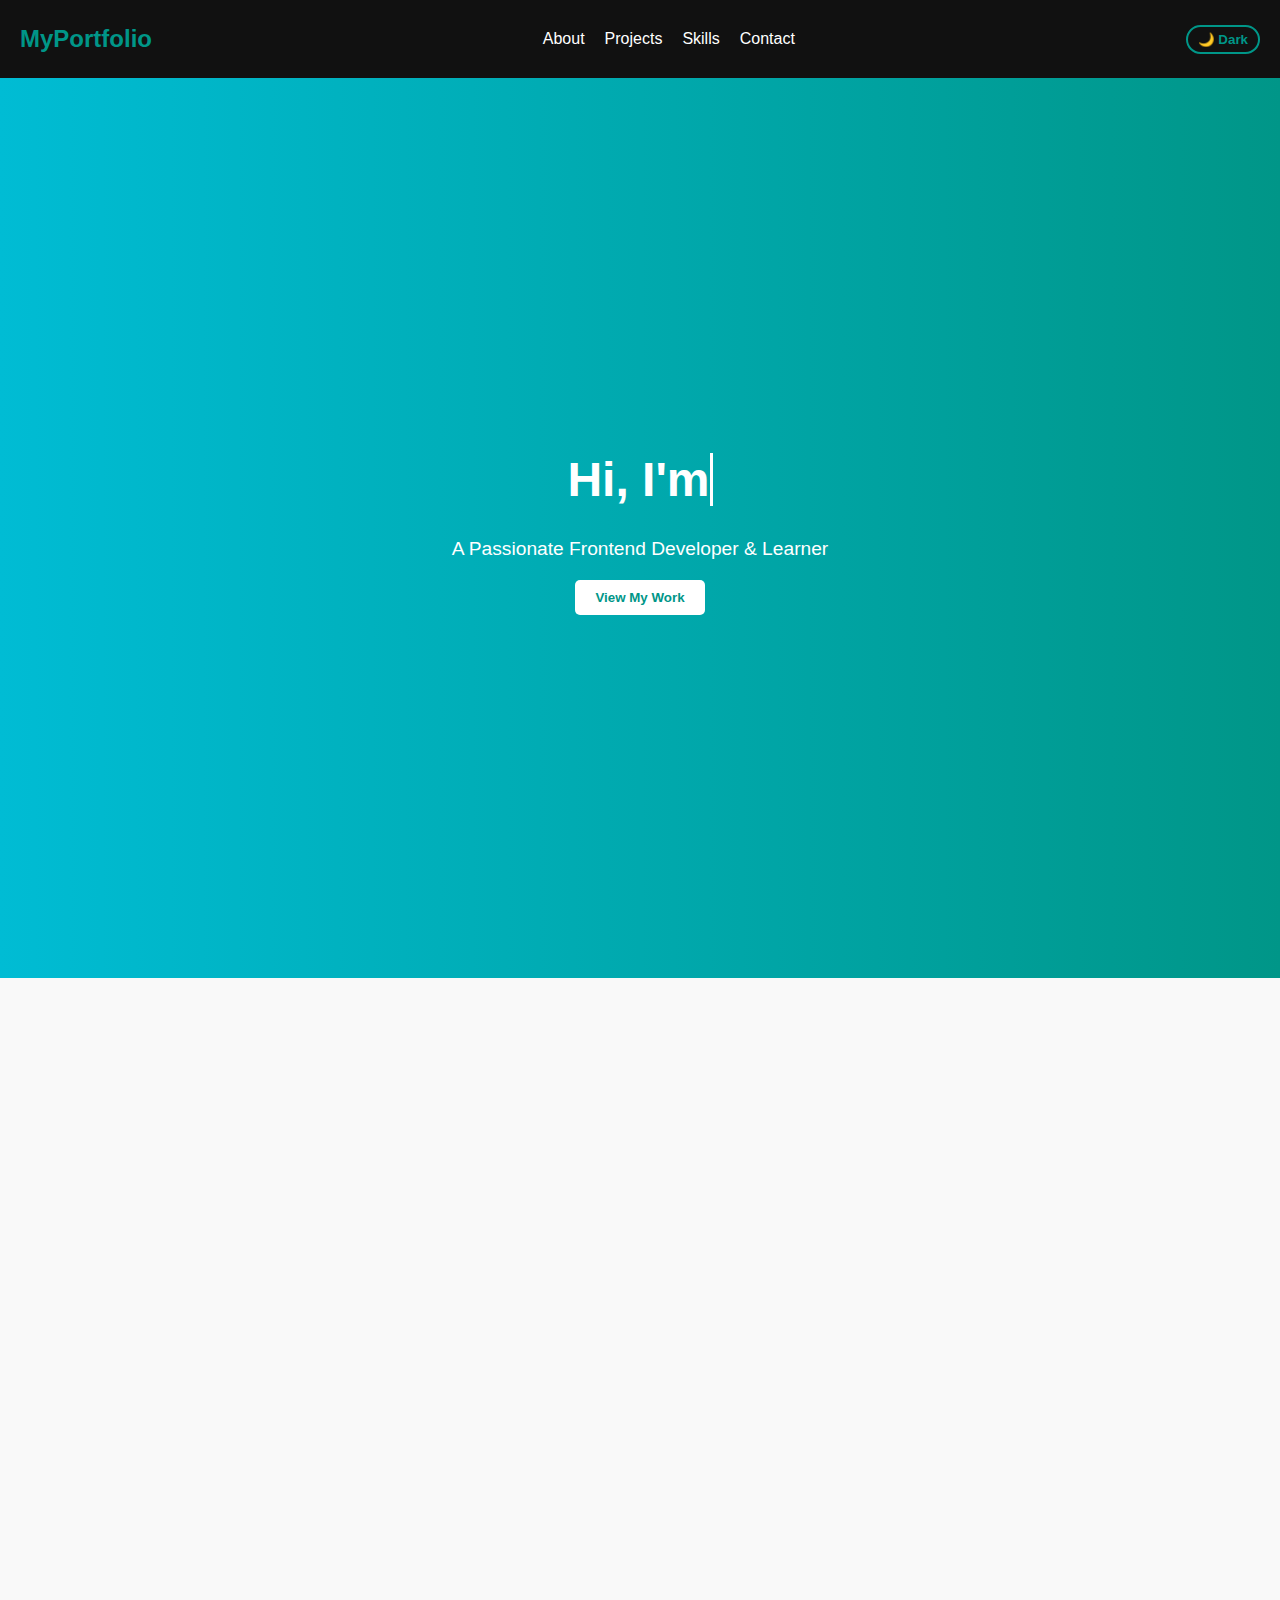
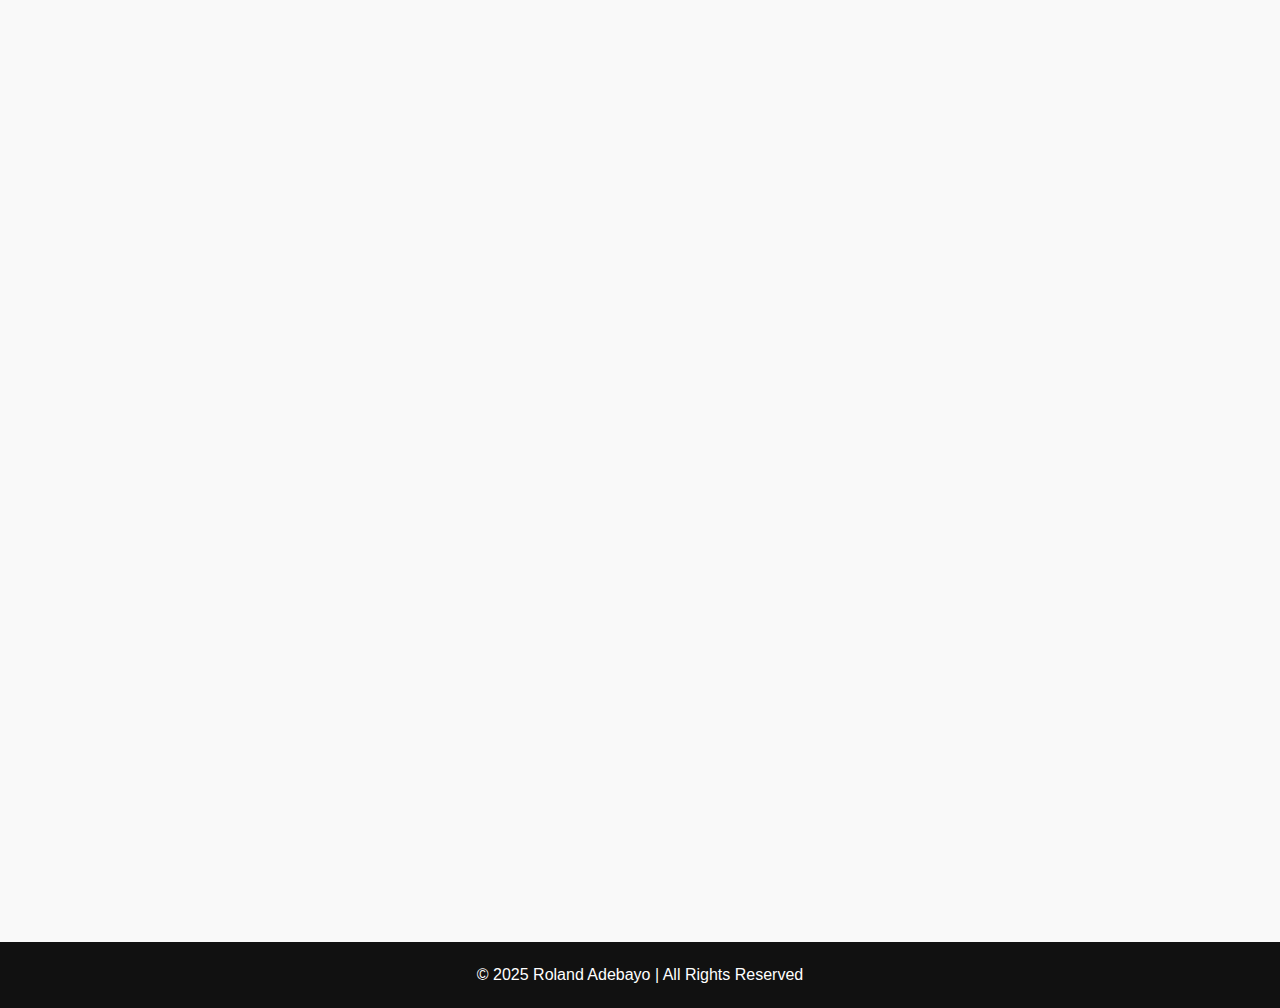
<file: index.html>
<!DOCTYPE html>
<html lang="en">
<head>
  <meta charset="UTF-8">
  <meta name="viewport" content="width=device-width, initial-scale=1.0">
  <title>My Portfolio</title>
  <link rel="icon" type="image/png" href="Roland-logo.png">
  <link rel="stylesheet" href="style.css">
</head>
<body>

  <nav>
    <div class="logo">MyPortfolio</div>
    <div class="nav-links">
    <ul>
      <li><a href="#about">About</a></li>
      <li><a href="#projects">Projects</a></li>
      <li><a href="#skills">Skills</a></li>
      <li><a href="#contact">Contact</a></li>
    </ul>
    </div>
    <div id="hamburger">
      <div class="bar bar-1"></div>
      <div class="bar bar-2"></div>
      <div class="bar bar-3"></div>
    </div>
    <button class="toggle-btn" id="themeToggle">🌙 Dark</button>
  </nav>

  <header>
    <h1><span class="typing"></span></h1>
    <p>A Passionate Frontend Developer & Learner</p>
    <button onclick="document.getElementById('projects').scrollIntoView({behavior:'smooth'})">
      View My Work
    </button>
  </header>


  <section id="about">
    <h2>About Me</h2>
    <p>
      I'm a dedicated developer who loves building interactive, modern, and responsive websites. 
      I enjoy learning new technologies and turning ideas into reality through clean and creative code.
    </p>
  </section>

  <section id="projects">
    <h2>Projects</h2>
    <div class="projects">

      <div class="project-card">
        <img src="Quiz web-logo.png" alt="Project One">
        <div class="project-info">
          <h3>Quiz Website</h3>
          <p>A modern responsive Quiz Website built with HTML, CSS and Javascript.</p>
          <div class="project-links">
            <a href="quiz.html" target="_blank" class="btn">Live Demo</a>
          </div>
        </div>
      </div>

      <div class="project-card">
        <img src="My Portfolio-logo.png" alt="Project Two">
        <div class="project-info">
          <h3>Portfolio Website</h3>
          <p>A portfolio site with dark mode and animations.</p>
          <div class="project-links">
            <a href="#" target="_blank" class="btn">Live Demo</a>
          </div>
        </div>
      </div>

      <div class="project-card">
        <img src="To-Do List-logo.png" alt="Project Three">
        <div class="project-info">
          <h3>To-Do App</h3>
          <p>A JavaScript to-do app with local storage support.</p>
          <div class="project-links">
            <a href="todo.html" target="_blank" class="btn">Live Demo</a>
          </div>
        </div>
      </div>

    </div>
  </section>

  <section id="skills">
    <h2>Skills</h2>
    <div class="skills">
      <div class="skill">HTML</div>
      <div class="skill">CSS</div>
      <div class="skill">JavaScript</div>
      <div class="skill">React</div>
      <div class="skill">Node.js</div>
    </div>
  </section>

  <section id="contact">
    <h2>Contact Me</h2>
    <form>
      <input type="text" placeholder="Your Name" required>
      <input type="email" placeholder="Your Email" required>
      <textarea rows="5" placeholder="Your Message"></textarea>
      <button type="submit">Send Message</button>
    </form>
  </section>

  <footer>
    <p>&copy; 2025 Roland Adebayo | All Rights Reserved</p>
  </footer>
  <script src="script.js"></script>
</body>
</html>
</file>
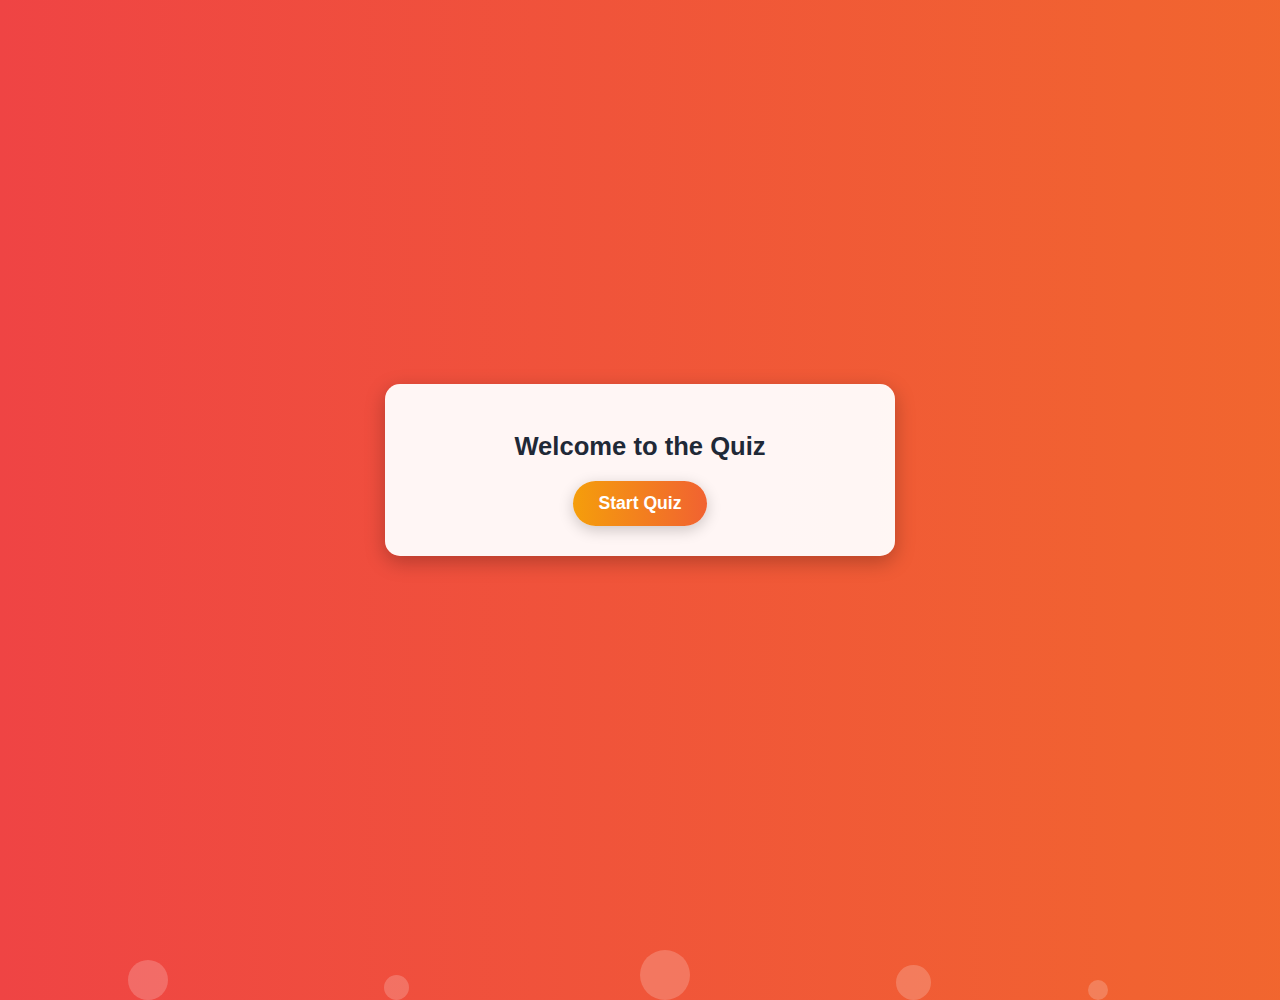
<file: quiz.html>
<!DOCTYPE html>
<html lang="en">
<head>
  <meta charset="UTF-8" />
  <meta name="viewport" content="width=device-width, initial-scale=1.0" />
  <title>Quiz Website</title>
  <link rel="stylesheet" href="quiz2.css" />
</head>
<body>
    <!-- Floating bubbles -->
<div class="bubble" style="width:40px; height:40px; left:10%; animation-duration:18s;"></div>
<div class="bubble" style="width:25px; height:25px; left:30%; animation-duration:22s;"></div>
<div class="bubble" style="width:50px; height:50px; left:50%; animation-duration:20s;"></div>
<div class="bubble" style="width:35px; height:35px; left:70%; animation-duration:25s;"></div>
<div class="bubble" style="width:20px; height:20px; left:85%; animation-duration:28s;"></div>

 <div class="quiz-container">

  <!-- Start Screen -->
  <div id="start-screen" class="active">
    <h1>Welcome to the Quiz</h1>
    <button onclick="goToCategory()">Start Quiz</button>
  </div>

  <!-- ✅ Category Screen -->
  <div id="category-screen">
    <h2>Select a Category</h2>
    <div class="categories">
      <button onclick="selectCategory('sports')">Sports</button>
      <button onclick="selectCategory('devices')">Devices</button>
      <button onclick="selectCategory('movies')">Movies</button>
      <button onclick="selectCategory('phones')">Phones</button>
    </div>
  </div>

  <!-- Quiz Screen -->
  <div id="quiz-screen">
    <div class="quiz-header">
      <h2 id="question">Question Text</h2>
      <p id="progress"></p>
      <div id="progress-bar-container">
        <div id="progress-bar"></div>
      </div>
    </div>
    <ul id="options"></ul>
    <button id="next-btn" onclick="nextQuestion()">Next</button>
  </div>

  <!-- Result Screen -->
  <div id="result-screen">
    <h2>Your Score: <span id="score"></span></h2>
    <button onclick="restartQuiz()">Restart Quiz</button>
  </div>

</div>


  <script src="quiz3.js"></script>
</body>
</html>
</file>
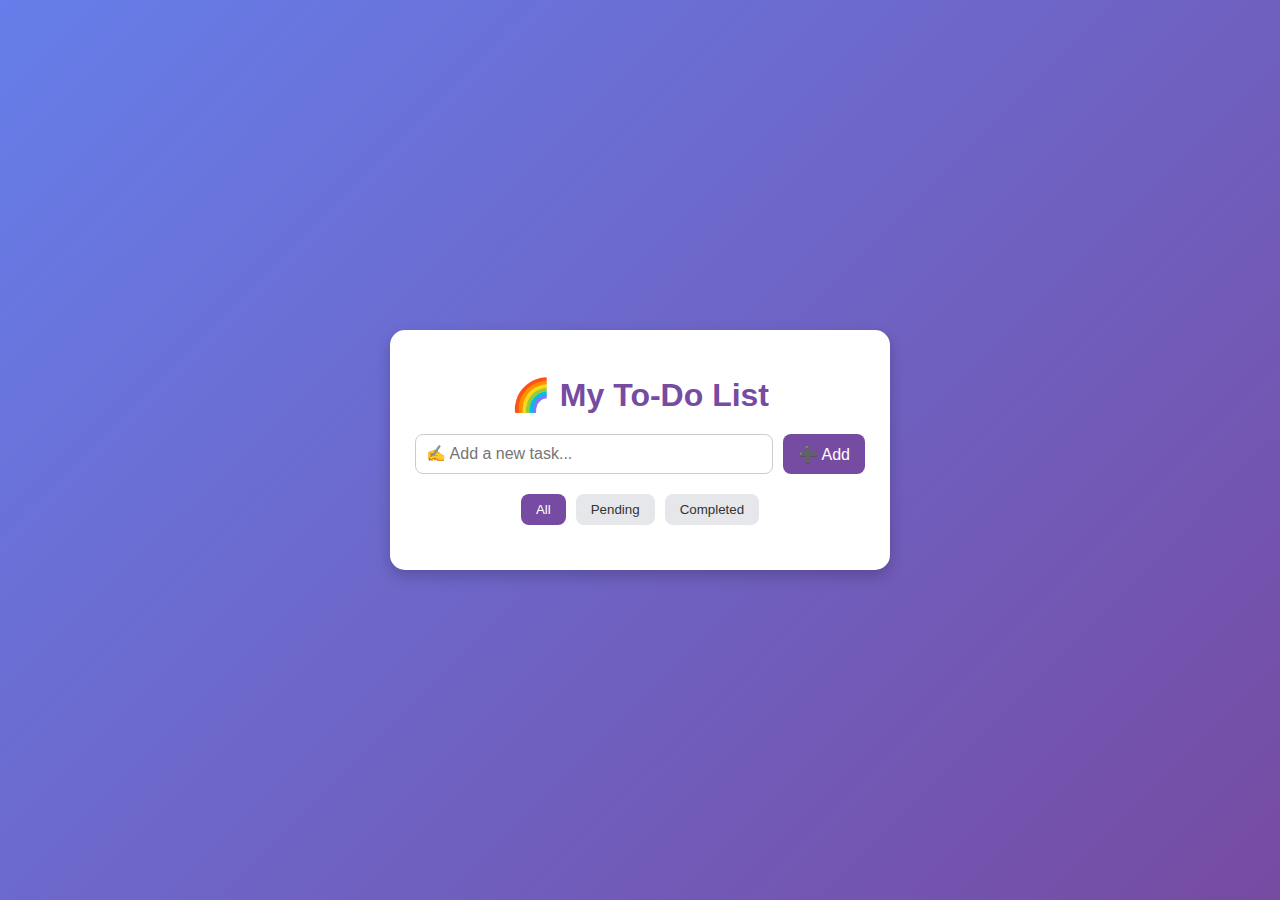
<file: todo.html>
<!DOCTYPE html>
<html lang="en">
<head>
  <meta charset="UTF-8">
  <meta name="viewport" content="width=device-width, initial-scale=1.0">
  <title>Beautiful To-Do List</title>
  <link rel="stylesheet" href="todo1.css">
</head>
<body>
  <div class="todo-container">
    <h1>🌈 My To-Do List</h1>

    <!-- Input -->
    <div class="input-group">
      <input type="text" id="task-input" placeholder="✍ Add a new task...">
      <button id="add-btn">➕ Add</button>
    </div>

    <!-- Filter -->
    <div class="filter-group">
      <button class="filter-btn active" data-filter="all">All</button>
      <button class="filter-btn" data-filter="pending">Pending</button>
      <button class="filter-btn" data-filter="completed">Completed</button>
    </div>

    <!-- Task List -->
    <ul id="task-list"></ul>
  </div>

  <script src="todo2.js"></script>
</body>
</html>
</file>
<file: style.css>
:root {
    --bg-color: #f9f9f9;
    --text-color: #333;
    --card-bg: #fff;
    --accent: #009688;
    --nav-bg: #111;
    --btn-text: #009688;
}

body.dark {
    --bg-color: #121212;
    --text-color: #f1f1f1;
    --card-bg: #1e1e1e;
    --accent: #00bcd4;
    --nav-bg: #000;
    --btn-text: #00bcd4;
}

* { margin: 0; padding: 0; box-sizing: border-box; }
body {
    font-family: Arial, Helvetica, sans-serif;
    line-height: 1.6;
    color: var(--text-color);
    background: var(--bg-color);
    transition: background 0.4s, color 0.4s;
}

a { text-decoration: none; color: inherit; }
img { max-width: 100%; display: block; }

nav {
    display: flex;
    justify-content: space-between;
    align-items: center;
    padding: 20px;
    background: var(--nav-bg);
    color: #fff;
    position: sticky;
    top: 0;
    z-index: 1000;
}

nav .logo { font-size: 1.5rem; font-weight: bold; color: var(--accent); }
    nav ul {
      display: flex;
      gap: 20px;
      list-style: none;
}

.bar {
  width: 30px;
  height: 3px;
  background-color: #fff;
  border-radius: 3px;
}

@media (max-width: 658px) {
.nav-links {
  display: none;
  flex-direction: row;
  align-items: center;
  justify-content: center;
  position: absolute;
  top: 60px;
  left: 0;
  background: var(--nav-bg);
  width: 100%;
  padding: 20px 30px;
  z-index: 10;
}
}

.nav-links.active {
  display: flex;
  }

#hamburger {
  display: flex;
  width: 30px;
  height: 30px;
  flex-direction: column;
  justify-content: space-around;
  cursor: pointer;
  margin-left: auto;
  margin-right: 10px;
}

@media (min-width: 658px) {
#hamburger {
  display: none;
  }
}

nav ul li a { color: #fff; transition: color 0.3s; }
nav ul li a:hover { color: var(--accent); }
    .toggle-btn {
      cursor: pointer;
      background: none;
      border: 2px solid var(--accent);
      padding: 5px 10px;
      border-radius: 20px;
      color: var(--accent);
      font-weight: bold;
      transition: all 0.3s;
}

.toggle-btn:hover {
    background: var(--accent);
    color: #fff;
}


header {
    display: flex;
    justify-content: center;
    align-items: center;
    flex-direction: column;
    text-align: center;
    height: 100vh;
    background: linear-gradient(to right, #00bcd4, var(--accent));
    color: #fff;
    transition: background 0.4s;
}

header h1 { font-size: 3rem; }
header .typing { border-right: 3px solid #fff; white-space: nowrap; overflow: hidden; }
header p { margin: 15px 0; font-size: 1.2rem; }
    header button {
      padding: 10px 20px;
      border: none;
      border-radius: 5px;
      background: #fff;
      color: var(--btn-text);
      font-weight: bold;
      cursor: pointer;
      transition: all 0.3s;
      box-shadow: 0 0 0 transparent;
}

header button:hover { 
    transform: scale(1.05); 
    box-shadow: 0 0 15px #fff;
}

section {
    padding: 60px 20px;
    max-width: 1000px;
    margin: auto;
    opacity: 0;
    transform: translateY(30px);
    transition: all 0.8s ease;
}

section.show { opacity: 1; transform: translateY(0); }
section h2 { text-align: center; margin-bottom: 40px; color: var(--accent); }


#about p { text-align: center; max-width: 700px; margin: auto; }

    /* Projects */
    .projects {
      display: grid;
      grid-template-columns: repeat(auto-fit, minmax(280px, 1fr));
      gap: 25px;
    }
    .project-card {
      position: relative;
      background: var(--card-bg);
      border-radius: 12px;
      overflow: hidden;
      box-shadow: 0 4px 12px rgba(0,0,0,0.1);
      transition: transform 0.3s;
    }
    .project-card:hover { transform: translateY(-8px); }
    .project-card img {
      width: 100%;
      height: 200px;
      object-fit: cover;
    }
    .project-info { padding: 20px; }
    .project-info h3 {
      margin-bottom: 10px;
      color: var(--accent);
    }
    .project-info p {
      font-size: 0.95rem;
      margin-bottom: 15px;
      color: var(--text-color);
    }
    .project-links {
      display: flex;
      gap: 10px;
    }

    .project-links .btn {
      flex: 1;
      text-align: center;
      padding: 8px 12px;
      background: var(--accent);
      color: #fff;
      border-radius: 6px;
      font-size: 0.9rem;
      transition: background 0.3s;
    }
    .project-links .btn:hover { background: #00796b; }

    /* Skills */
    .skills {
      display: flex;
      flex-wrap: wrap;
      gap: 15px;
      justify-content: center;
    }
    .skill {
      background: var(--accent);
      color: #fff;
      padding: 10px 20px;
      border-radius: 20px;
      font-weight: bold;
    }

    .skill:hover {
      transform: scale(1.05); 
      transition: 1s;
      background: #00796b;
    }

    /* Contact */
    #contact form {
      display: flex;
      flex-direction: column;
      gap: 15px;
      max-width: 500px;
      margin: auto;
    }
    #contact input, #contact textarea {
      padding: 10px;
      border: 1px solid #ccc;
      border-radius: 5px;
      background: var(--card-bg);
      color: var(--text-color);
    }
    #contact button {
      padding: 10px;
      border: none;
      border-radius: 5px;
      background: var(--accent);
      color: #fff;
      font-weight: bold;
      cursor: pointer;
      transition: background 0.3s;
    }
    #contact button:hover { background: #00796b; }

    /* Footer */
    footer {
      text-align: center;
      padding: 20px;
      background: var(--nav-bg);
      color: #fff;
      margin-top: 40px;
    }

    /* Responsive */
    @media (max-width: 600px) {
      header h1 { font-size: 2rem; }
    }
</file>
<file: quiz2.css>
body {
  font-family: 'Segoe UI', Tahoma, Geneva, Verdana, sans-serif;
  background: linear-gradient(270deg, #3b82f6, #9333ea, #f59e0b, #ef4444);
  background-size: 800% 800%;
  animation: gradientMove 15s ease infinite;
  display: flex;
  justify-content: center;
  align-items: center;
  min-height: 100vh;
  margin: 0;
  padding: 20px;
  overflow: hidden; /* hide bubbles outside screen */
}

/* 🌈 Gradient Animation */
@keyframes gradientMove {
  0% { background-position: 0% 50%; }
  50% { background-position: 100% 50%; }
  100% { background-position: 0% 50%; }
}

.quiz-container {
  background: rgba(255, 255, 255, 0.95);
  padding: 30px;
  border-radius: 15px;
  width: 100%;
  max-width: 450px;
  box-shadow: 0 6px 20px rgba(0,0,0,0.25);
  text-align: center;
  position: relative;
  z-index: 2; /* sit above bubbles */
}

h1, h2 {
  margin-bottom: 20px;
  font-size: 1.6rem;
  color: #1f2937;
}

/* 🏷️ Category Screen */
#category-screen {
  display: none;
}

.categories {
  display: flex;
  flex-wrap: wrap;
  gap: 10px;
  justify-content: center;
  margin-top: 15px;
}

.categories button {
  background: linear-gradient(90deg, #3b82f6, #9333ea);
  border: none;
  color: white;
  font-size: 1rem;
  font-weight: bold;
  padding: 12px 20px;
  border-radius: 8px;
  cursor: pointer;
  transition: 0.3s;
}

.categories button:hover {
  transform: scale(1.05);
  background: linear-gradient(90deg, #f59e0b, #ef4444);
}


/* 🎉 Start Button Styling */
#start-screen button {
  background: linear-gradient(90deg, #f59e0b, #ef4444, #3b82f6);
  background-size: 300% 100%;
  border: none;
  color: white;
  font-size: 1.1rem;
  font-weight: bold;
  padding: 12px 25px;
  border-radius: 50px;
  cursor: pointer;
  transition: all 0.3s ease-in-out;
  box-shadow: 0 4px 15px rgba(0,0,0,0.2);
}

#start-screen button:hover {
  background-position: 100% 0;
  transform: scale(1.08);
}

/* 📊 Progress Bar */
#progress-bar-container {
  width: 100%;
  height: 12px;
  background: #e5e7eb;
  border-radius: 6px;
  margin: 10px 0 20px;
  overflow: hidden;
}

#progress-bar {
  height: 100%;
  width: 0%;
  background: linear-gradient(90deg, #3b82f6, #9333ea, #f59e0b, #ef4444);
  border-radius: 6px;
  transition: width 0.5s ease;
}

/* 🎨 Option Buttons */
#options {
  list-style: none;
  padding: 0;
}

#options li {
  margin: 12px 0;
}

.option-btn {
  width: 100%;
  padding: 12px;
  border: none;
  background: #f3f4f6;
  border-radius: 10px;
  cursor: pointer;
  transition: 0.3s;
  font-size: 1rem;
  font-weight: 500;
  color: #111827;
}

.option-btn:hover {
  background: #e0e7ff;
}

/* ✅ Correct / Wrong Styles */
.correct {
  background: #22c55e !important;
  color: white !important;
}

.wrong {
  background: #ef4444 !important;
  color: white !important;
}

/* 📌 Next Button */
#next-btn {
  margin-top: 20px;
  padding: 12px 20px;
  border: none;
  background: #3b82f6;
  color: white;
  border-radius: 10px;
  cursor: pointer;
  font-size: 1rem;
  font-weight: bold;
  width: 100%;
  transition: 0.3s;
}

#next-btn:hover {
  background: #2563eb;
}

/* Hide Screens Initially */
#quiz-screen, #result-screen {
  display: none;
}

.active {
  display: block;
}

/* 🎈 Floating Bubbles */
.bubble {
  position: absolute;
  bottom: -100px;
  background: rgba(255, 255, 255, 0.2);
  border-radius: 50%;
  animation: rise 20s infinite ease-in;
  z-index: 1;
}

@keyframes rise {
  0% {
    transform: translateY(0) scale(1);
    opacity: 0.6;
  }
  50% {
    opacity: 1;
  }
  100% {
    transform: translateY(-120vh) scale(1.2);
    opacity: 0;
  }
}

/* 📱 Responsive Styling */
@media (max-width: 500px) {
  .quiz-container {
    padding: 20px;
    border-radius: 12px;
  }

  h1, h2 {
    font-size: 1.3rem;
  }

  .option-btn, #next-btn, #start-screen button {
    font-size: 0.95rem;
    padding: 10px;
  }
}

/* ✨ Fade-in animation for questions */
.fade-in {
  animation: fadeIn 0.6s ease forwards;
}

@keyframes fadeIn {
  from {
    opacity: 0;
    transform: translateY(15px);
  }
  to {
    opacity: 1;
    transform: translateY(0);
  }
}

#result-screen button {
  background: linear-gradient(90deg, #f59e0b, #ef4444, #3b82f6);
  background-size: 300% 100%;
  border: none;
  color: white;
  font-size: 1.1rem;
  font-weight: bold;
  padding: 12px 25px;
  border-radius: 50px;
  cursor: pointer;
  transition: all 0.3s ease-in-out;
  box-shadow: 0 4px 15px rgba(0,0,0,0.2);
}

#result-screen button:hover {
  background-position: 100% 0;
  transform: scale(1.08);
}
</file>
<file: todo1.css>
/* General Page */
body {
  font-family: 'Segoe UI', Tahoma, Geneva, Verdana, sans-serif;
  background: linear-gradient(135deg, #667eea, #764ba2);
  display: flex;
  justify-content: center;
  align-items: center;
  height: 100vh;
  margin: 0;
  color: #333;
}

.todo-container {
  background: #fff;
  padding: 25px;
  border-radius: 15px;
  width: 90%;
  max-width: 450px;
  box-shadow: 0px 6px 15px rgba(0, 0, 0, 0.2);
}

h1 {
  text-align: center;
  margin-bottom: 20px;
  color: #764ba2;
}

/* Input */
.input-group {
  display: flex;
  gap: 10px;
  margin-bottom: 20px;
}

#task-input {
  flex: 1;
  padding: 10px;
  border-radius: 8px;
  border: 1px solid #ccc;
  font-size: 16px;
}

#add-btn {
  padding: 10px 15px;
  border: none;
  border-radius: 8px;
  background: #764ba2;
  color: white;
  font-size: 16px;
  cursor: pointer;
  transition: background 0.3s;
}

#add-btn:hover {
  background: #5b3a85;
}

/* Filter */
.filter-group {
  display: flex;
  justify-content: center;
  margin-bottom: 20px;
  gap: 10px;
}

.filter-btn {
  padding: 8px 15px;
  border: none;
  border-radius: 8px;
  background: #e5e7eb;
  color: #333;
  cursor: pointer;
  transition: background 0.3s, color 0.3s;
}

.filter-btn:hover {
  background: #d1d5db;
}

.filter-btn.active {
  background: #764ba2;
  color: #fff;
}

/* Task List */
#task-list {
  list-style: none;
  padding: 0;
}

.task {
  display: flex;
  justify-content: space-between;
  align-items: center;
  background: #f9fafb;
  padding: 10px 15px;
  margin-bottom: 10px;
  border-radius: 8px;
  transition: background 0.3s;
}

.task:hover {
  background: #f1f5f9;
}

.task.completed span {
  text-decoration: line-through;
  color: gray;
}

.delete-btn {
  background: transparent;
  border: none;
  color: red;
  font-size: 18px;
  cursor: pointer;
}

/* Edit Input */
.edit-input {
  flex: 1;
  padding: 6px;
  font-size: 16px;
  border: 1px solid #ccc;
  border-radius: 6px;
  outline: none;
}
</file>
